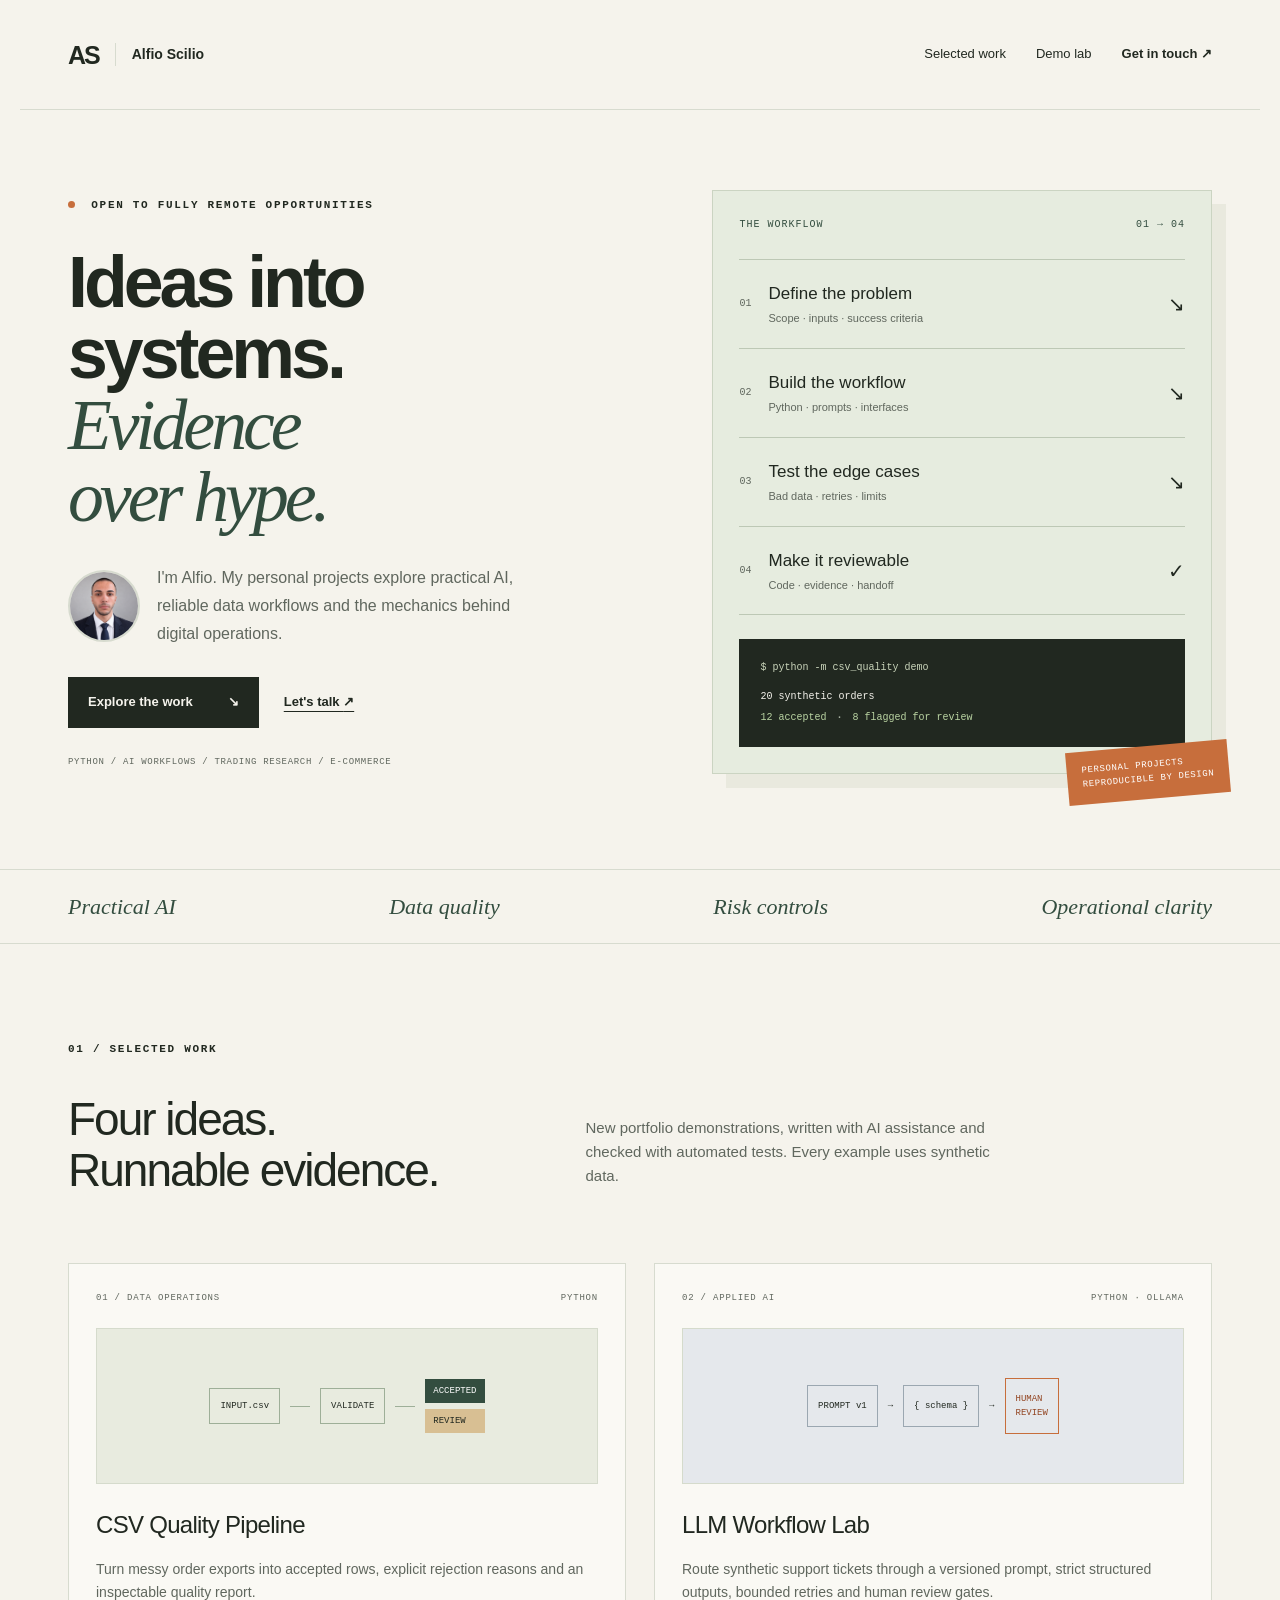
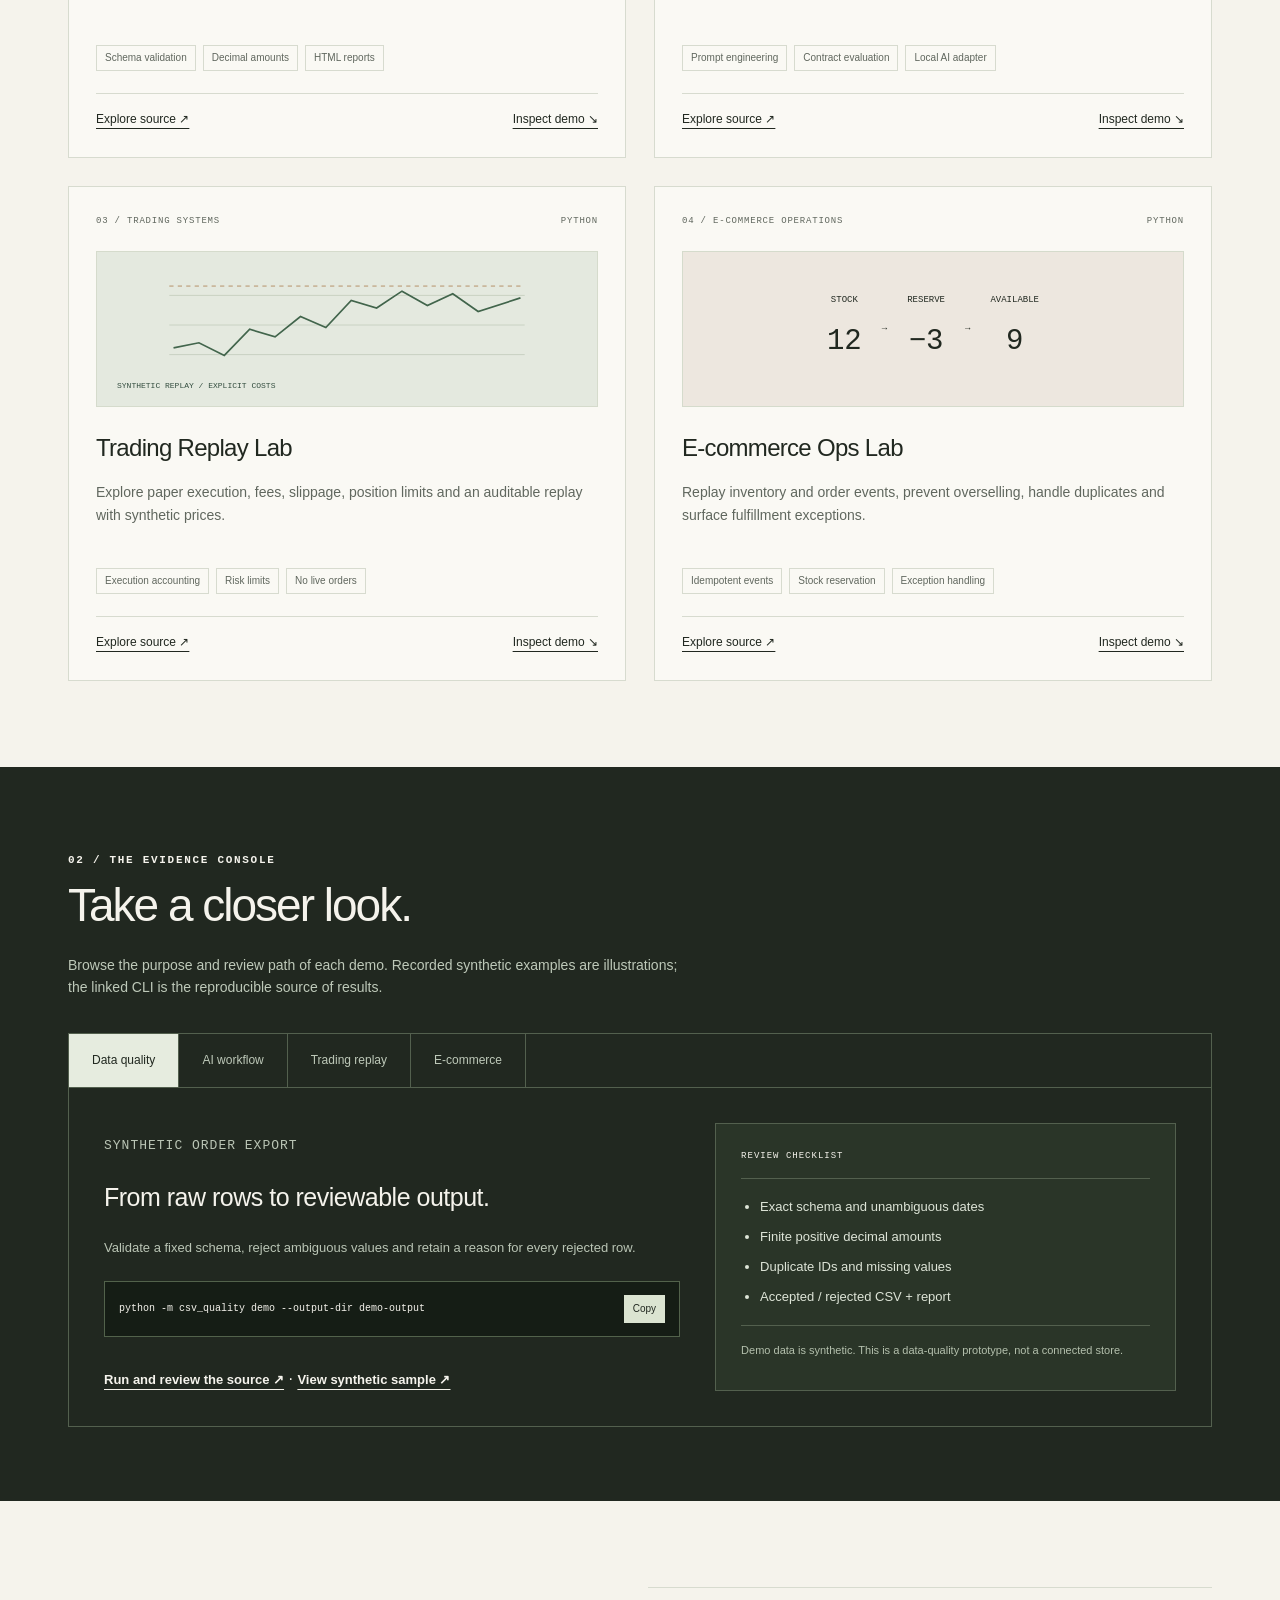
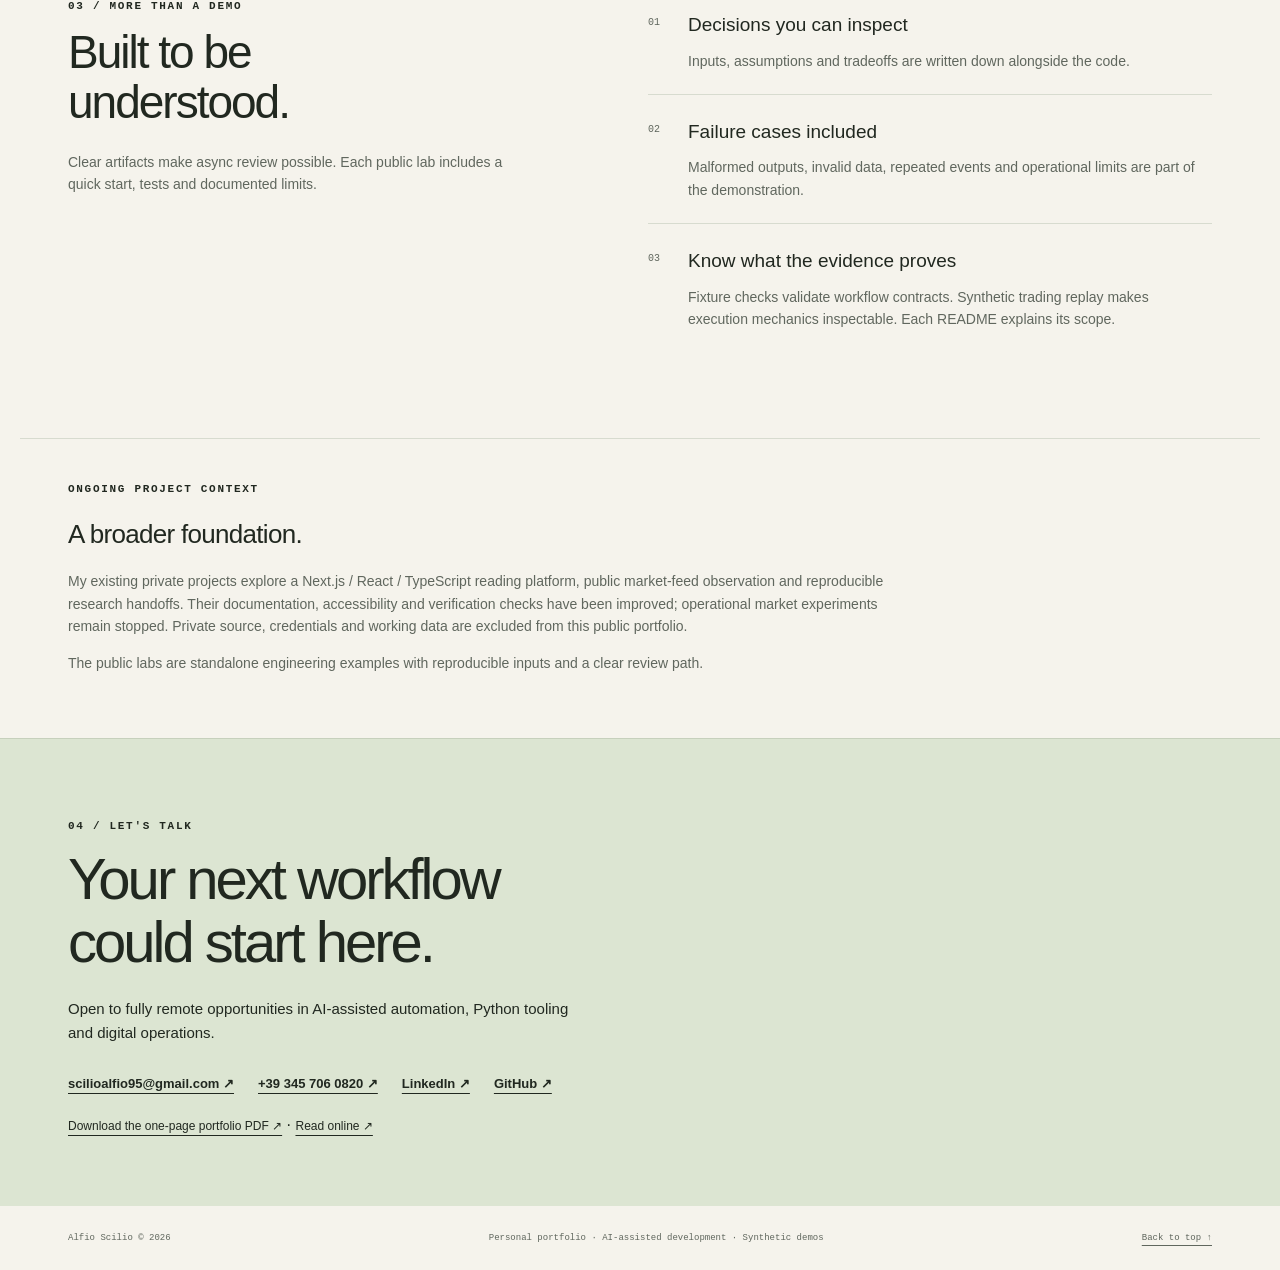
<file: index.html>
<!doctype html>
<html lang="en">
<head>
  <meta charset="utf-8"><meta name="viewport" content="width=device-width, initial-scale=1">
  <title>Alfio Scilio — AI Automation & Systems Portfolio</title>
  <meta name="description" content="Alfio Scilio's personal portfolio: Python automation, AI workflow validation, trading research systems and e-commerce operations. Open to fully remote opportunities.">
  <meta property="og:title" content="Alfio Scilio — Ideas into systems.">
  <meta property="og:description" content="Explore runnable personal projects, synthetic demos, documented decisions and automated tests.">
  <meta property="og:image" content="https://scil95-dotcom.github.io/assets/social.png">
  <meta name="theme-color" content="#f5f3ec"><link rel="icon" href="assets/icon.svg" type="image/svg+xml">
  <link rel="stylesheet" href="style.css"><script src="app.js" defer></script>
</head>
<body>
  <a class="skip" href="#main">Skip to content</a>
  <header class="site-header wrap"><a class="brand" href="#" aria-label="Alfio Scilio home">AS<span>Alfio Scilio</span></a><nav aria-label="Main navigation"><a href="#work">Selected work</a><a href="#lab">Demo lab</a><a href="#contact">Get in touch <span aria-hidden="true">↗</span></a></nav></header>
  <main id="main">
    <section class="hero wrap">
      <div class="hero-copy"><p class="eyebrow"><span class="status-dot"></span> OPEN TO FULLY REMOTE OPPORTUNITIES</p>
        <h1>Ideas into<br>systems.<br><em>Evidence<br>over hype.</em></h1>
        <div class="author-intro"><img src="assets/alfio-scilio-professional.png" alt="Alfio Scilio" width="72" height="72"><p class="intro">I'm Alfio. My personal projects explore practical AI, reliable data workflows and the mechanics behind digital operations.</p></div>
        <div class="actions"><a class="button primary" href="#work">Explore the work <span aria-hidden="true">↘</span></a><a class="text-link" href="mailto:scilioalfio95@gmail.com">Let's talk <span aria-hidden="true">↗</span></a></div>
        <p class="mono hero-note">PYTHON / AI WORKFLOWS / TRADING RESEARCH / E-COMMERCE</p>
      </div>
      <div class="system-visual" aria-label="A documented workflow from input to validated output">
        <div class="visual-top mono"><span>THE WORKFLOW</span><span>01 → 04</span></div>
        <div class="flow-row"><span class="flow-num">01</span><div><strong>Define the problem</strong><small>Scope · inputs · success criteria</small></div><span class="flow-icon">↘</span></div>
        <div class="flow-row"><span class="flow-num">02</span><div><strong>Build the workflow</strong><small>Python · prompts · interfaces</small></div><span class="flow-icon">↘</span></div>
        <div class="flow-row"><span class="flow-num">03</span><div><strong>Test the edge cases</strong><small>Bad data · retries · limits</small></div><span class="flow-icon">↘</span></div>
        <div class="flow-row final-flow"><span class="flow-num">04</span><div><strong>Make it reviewable</strong><small>Code · evidence · handoff</small></div><span class="flow-icon">✓</span></div>
        <div class="visual-terminal mono"><span class="terminal-label">$ python -m csv_quality demo</span><span>20 synthetic orders</span><span class="terminal-good">12 accepted <b>·</b> 8 flagged for review</span></div>
        <span class="visual-stamp mono">PERSONAL PROJECTS<br>REPRODUCIBLE BY DESIGN</span>
      </div>
    </section>
    <section class="focus-strip"><div class="wrap"><span>Practical AI</span><span>Data quality</span><span>Risk controls</span><span>Operational clarity</span></div></section>
    <section id="work" class="section wrap"><span id="projects" aria-hidden="true"></span><div class="section-heading"><p class="eyebrow">01 / SELECTED WORK</p><h2>Four ideas.<br>Runnable evidence.</h2><p>New portfolio demonstrations, written with AI assistance and checked with automated tests. Every example uses synthetic data.</p></div>
      <div class="project-grid">
        <article class="project"><div class="project-top mono"><span>01 / DATA OPERATIONS</span><span>PYTHON</span></div><div class="project-art data-art" aria-hidden="true"><span>INPUT.csv</span><div class="data-line"></div><span class="data-pill">VALIDATE</span><div class="data-line"></div><div><span class="ok">ACCEPTED</span><span class="flag">REVIEW</span></div></div><h3>CSV Quality Pipeline</h3><p>Turn messy order exports into accepted rows, explicit rejection reasons and an inspectable quality report.</p><ul class="tags"><li>Schema validation</li><li>Decimal amounts</li><li>HTML reports</li></ul><div class="project-links"><a href="https://github.com/scil95-dotcom/csv-quality-pipeline">Explore source ↗</a><a href="#lab" data-lab-link="csv">Inspect demo ↘</a></div></article>
        <article class="project"><div class="project-top mono"><span>02 / APPLIED AI</span><span>PYTHON · OLLAMA</span></div><div class="project-art ai-art" aria-hidden="true"><span class="prompt-box">PROMPT v1</span><span>→</span><span class="schema-box">{ schema }</span><span>→</span><span class="review-box">HUMAN<br>REVIEW</span></div><h3>LLM Workflow Lab</h3><p>Route synthetic support tickets through a versioned prompt, strict structured outputs, bounded retries and human review gates.</p><ul class="tags"><li>Prompt engineering</li><li>Contract evaluation</li><li>Local AI adapter</li></ul><div class="project-links"><a href="https://github.com/scil95-dotcom/llm-workflow-lab">Explore source ↗</a><a href="#lab" data-lab-link="ai">Inspect demo ↘</a></div></article>
        <article class="project"><div class="project-top mono"><span>03 / TRADING SYSTEMS</span><span>PYTHON</span></div><div class="project-art trading-art" aria-hidden="true"><svg viewBox="0 0 420 130"><path class="chart-grid" d="M0 30H420 M0 65H420 M0 100H420"/><path class="chart-line" d="M5 92L35 86 65 101 95 70 125 79 155 55 185 68 215 36 245 45 275 25 305 42 335 28 365 49 415 33"/><path class="chart-limit" d="M0 19H420"/></svg><span class="chart-caption mono">SYNTHETIC REPLAY / EXPLICIT COSTS</span></div><h3>Trading Replay Lab</h3><p>Explore paper execution, fees, slippage, position limits and an auditable replay with synthetic prices.</p><ul class="tags"><li>Execution accounting</li><li>Risk limits</li><li>No live orders</li></ul><div class="project-links"><a href="https://github.com/scil95-dotcom/trading-replay-lab">Explore source ↗</a><a href="#lab" data-lab-link="trading">Inspect demo ↘</a></div></article>
        <article class="project"><div class="project-top mono"><span>04 / E-COMMERCE OPERATIONS</span><span>PYTHON</span></div><div class="project-art shop-art" aria-hidden="true"><div><span>STOCK</span><strong>12</strong></div><span>→</span><div><span>RESERVE</span><strong>−3</strong></div><span>→</span><div><span>AVAILABLE</span><strong>9</strong></div></div><h3>E-commerce Ops Lab</h3><p>Replay inventory and order events, prevent overselling, handle duplicates and surface fulfillment exceptions.</p><ul class="tags"><li>Idempotent events</li><li>Stock reservation</li><li>Exception handling</li></ul><div class="project-links"><a href="https://github.com/scil95-dotcom/ecommerce-ops-lab">Explore source ↗</a><a href="#lab" data-lab-link="shop">Inspect demo ↘</a></div></article>
      </div>
    </section>
    <section id="lab" class="lab-section"><div class="wrap"><div class="lab-heading"><p class="eyebrow">02 / THE EVIDENCE CONSOLE</p><h2>Take a closer look.</h2><p>Browse the purpose and review path of each demo. Recorded synthetic examples are illustrations; the linked CLI is the reproducible source of results.</p></div><div class="lab-console"><div class="lab-tabs" role="tablist" aria-label="Project demonstration"><button id="tab-csv" role="tab" aria-selected="true" aria-controls="lab-panel" data-lab="csv">Data quality</button><button id="tab-ai" role="tab" aria-selected="false" aria-controls="lab-panel" tabindex="-1" data-lab="ai">AI workflow</button><button id="tab-trading" role="tab" aria-selected="false" aria-controls="lab-panel" tabindex="-1" data-lab="trading">Trading replay</button><button id="tab-shop" role="tab" aria-selected="false" aria-controls="lab-panel" tabindex="-1" data-lab="shop">E-commerce</button></div><div id="lab-panel" role="tabpanel" aria-labelledby="tab-csv" tabindex="0"><div class="lab-content"><div><p class="mono lab-kicker" id="lab-kicker">SYNTHETIC ORDER EXPORT</p><h3 id="lab-title">From raw rows to reviewable output.</h3><p id="lab-description">Validate a fixed schema, reject ambiguous values and retain a reason for every rejected row.</p><div class="command-row"><code id="lab-command">python -m csv_quality demo --output-dir demo-output</code><button id="copy-command" aria-label="Copy demo command">Copy</button></div><p id="copy-status" class="copy-status" aria-live="polite"></p><a id="lab-source" class="text-link" href="https://github.com/scil95-dotcom/csv-quality-pipeline">Run and review the source ↗</a> · <a id="lab-sample" class="text-link" href="reports/csv-quality.html">View synthetic sample ↗</a></div><div class="evidence-output"><div class="output-label mono">REVIEW CHECKLIST</div><ul id="lab-checks"><li>Exact schema and unambiguous dates</li><li>Finite positive decimal amounts</li><li>Duplicate IDs and missing values</li><li>Accepted / rejected CSV + report</li></ul><p class="output-note" id="lab-limit">Demo data is synthetic. This is a data-quality prototype, not a connected store.</p></div></div></div></div></div></section>
    <section class="section wrap approach"><div><p class="eyebrow">03 / MORE THAN A DEMO</p><h2>Built to be<br>understood.</h2><p class="muted">Clear artifacts make async review possible. Each public lab includes a quick start, tests and documented limits.</p></div><div class="approach-list"><div><span class="mono">01</span><div><h3>Decisions you can inspect</h3><p>Inputs, assumptions and tradeoffs are written down alongside the code.</p></div></div><div><span class="mono">02</span><div><h3>Failure cases included</h3><p>Malformed outputs, invalid data, repeated events and operational limits are part of the demonstration.</p></div></div><div><span class="mono">03</span><div><h3>Know what the evidence proves</h3><p>Fixture checks validate workflow contracts. Synthetic trading replay makes execution mechanics inspectable. Each README explains its scope.</p></div></div></div></section>
    <section class="private-notes wrap"><p class="eyebrow">ONGOING PROJECT CONTEXT</p><h3>A broader foundation.</h3><p>My existing private projects explore a Next.js / React / TypeScript reading platform, public market-feed observation and reproducible research handoffs. Their documentation, accessibility and verification checks have been improved; operational market experiments remain stopped. Private source, credentials and working data are excluded from this public portfolio.</p><p class="muted">The public labs are standalone engineering examples with reproducible inputs and a clear review path.</p></section>
    <section id="contact" class="contact-section"><div class="wrap"><p class="eyebrow">04 / LET'S TALK</p><h2>Your next workflow<br>could start here.</h2><p>Open to fully remote opportunities in AI-assisted automation, Python tooling and digital operations.</p><div class="contact-links"><a href="mailto:scilioalfio95@gmail.com">scilioalfio95@gmail.com ↗</a><a href="tel:+393457060820">+39 345 706 0820 ↗</a><a href="https://www.linkedin.com/in/alfio-scilio-9157a1238/">LinkedIn ↗</a><a href="https://github.com/scil95-dotcom">GitHub ↗</a></div><a class="brief-link" href="alfio-scilio-portfolio.pdf" download>Download the one-page portfolio PDF ↗</a> · <a class="brief-link" href="portfolio-brief.html">Read online ↗</a></div></section>
  </main><footer class="wrap"><span>Alfio Scilio © 2026</span><span>Personal portfolio · AI-assisted development · Synthetic demos</span><a href="#">Back to top ↑</a></footer>
</body></html>
</file>
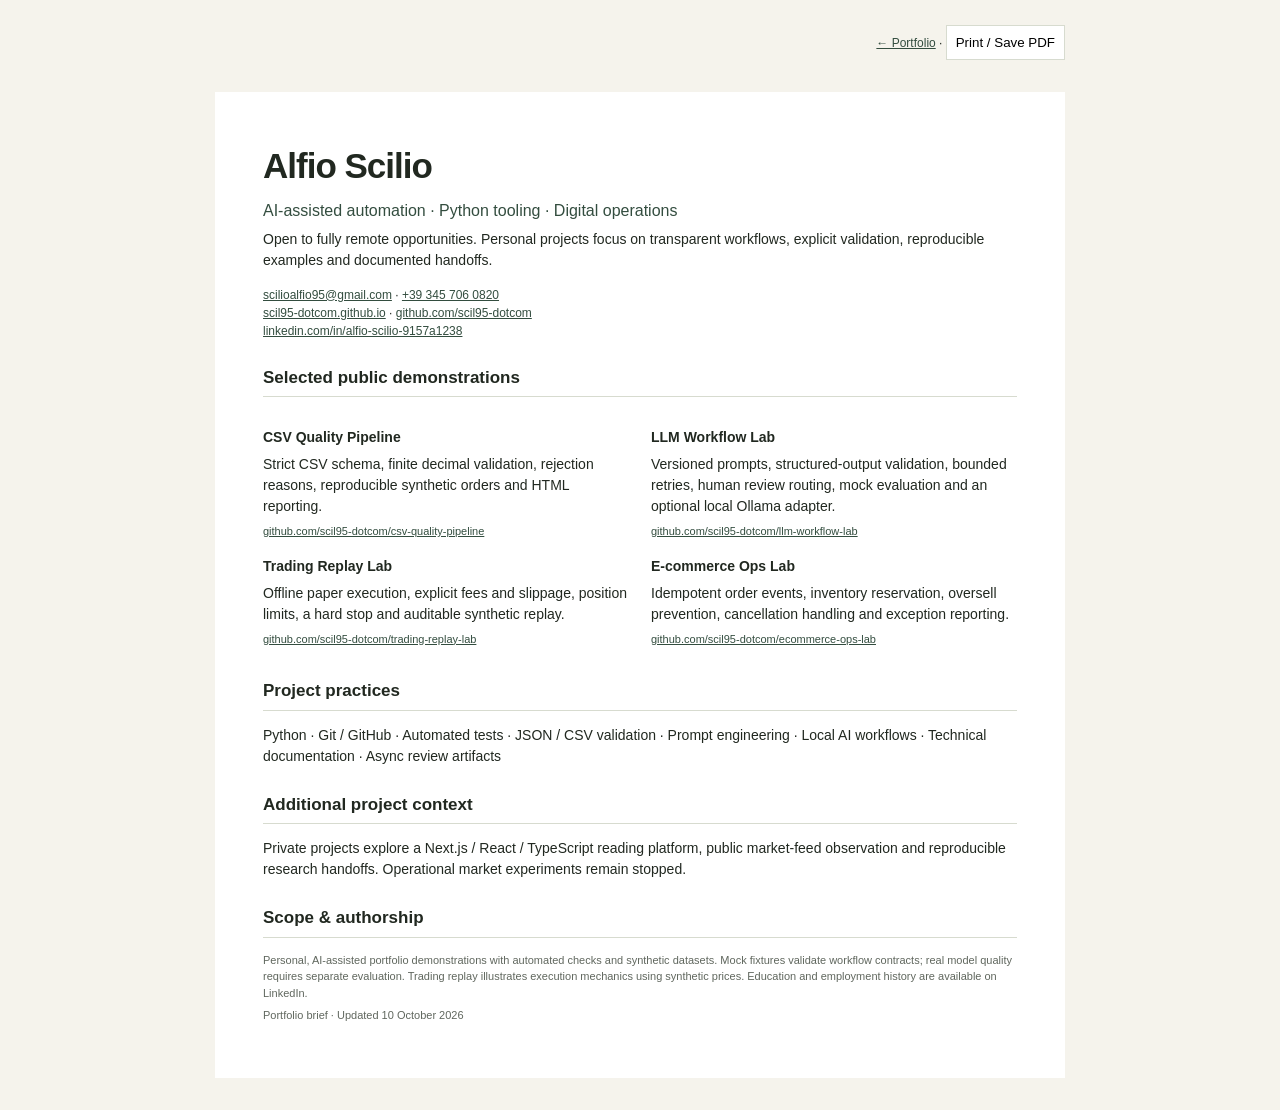
<file: portfolio-brief.html>
<!doctype html><html lang="en"><head><meta charset="utf-8"><meta name="viewport" content="width=device-width, initial-scale=1"><title>Alfio Scilio — Portfolio Brief</title><style>*{box-sizing:border-box}body{font:14px/1.5 Arial,sans-serif;color:#212820;background:#f5f3ec;margin:0}.page{max-width:850px;background:white;margin:32px auto;padding:48px}h1{font-size:35px;margin:0 0 6px;letter-spacing:-1px}h2{font-size:17px;border-bottom:1px solid #d7dbcf;padding-bottom:6px;margin-top:25px}h3{font-size:14px;margin:16px 0 3px}p{margin:6px 0}a{color:#334d3f;overflow-wrap:anywhere}.sub{font-size:16px;color:#334d3f}.contact{font-size:12px;margin:15px 0 22px}.muted{font-size:11px;color:#60675e}.project{break-inside:avoid}.actions{max-width:850px;margin:25px auto;text-align:right;font-size:12px}.actions button{padding:9px;border:1px solid #d7dbcf;background:white;cursor:pointer}.columns{display:grid;grid-template-columns:1fr 1fr;gap:22px}@media(max-width:650px){.page{padding:25px;margin:15px}.columns{display:block}.actions{margin:15px}}@media print{@page{size:A4;margin:14mm}.actions{display:none}body{background:white}.page{padding:0;margin:0;max-width:none}h2{margin-top:19px}h3{margin-top:12px}.columns{gap:16px}}</style></head><body><div class="actions"><a href="index.html">← Portfolio</a> · <button type="button" onclick="window.print()">Print / Save PDF</button></div><main class="page"><h1>Alfio Scilio</h1><p class="sub">AI-assisted automation · Python tooling · Digital operations</p><p>Open to fully remote opportunities. Personal projects focus on transparent workflows, explicit validation, reproducible examples and documented handoffs.</p><div class="contact"><a href="mailto:scilioalfio95@gmail.com">scilioalfio95@gmail.com</a> · <a href="tel:+393457060820">+39 345 706 0820</a><br><a href="https://scil95-dotcom.github.io/">scil95-dotcom.github.io</a> · <a href="https://github.com/scil95-dotcom">github.com/scil95-dotcom</a><br><a href="https://www.linkedin.com/in/alfio-scilio-9157a1238/">linkedin.com/in/alfio-scilio-9157a1238</a></div><h2>Selected public demonstrations</h2><div class="columns"><div><article class="project"><h3>CSV Quality Pipeline</h3><p>Strict CSV schema, finite decimal validation, rejection reasons, reproducible synthetic orders and HTML reporting.</p><p class="muted"><a href="https://github.com/scil95-dotcom/csv-quality-pipeline">github.com/scil95-dotcom/csv-quality-pipeline</a></p></article><article class="project"><h3>Trading Replay Lab</h3><p>Offline paper execution, explicit fees and slippage, position limits, a hard stop and auditable synthetic replay.</p><p class="muted"><a href="https://github.com/scil95-dotcom/trading-replay-lab">github.com/scil95-dotcom/trading-replay-lab</a></p></article></div><div><article class="project"><h3>LLM Workflow Lab</h3><p>Versioned prompts, structured-output validation, bounded retries, human review routing, mock evaluation and an optional local Ollama adapter.</p><p class="muted"><a href="https://github.com/scil95-dotcom/llm-workflow-lab">github.com/scil95-dotcom/llm-workflow-lab</a></p></article><article class="project"><h3>E-commerce Ops Lab</h3><p>Idempotent order events, inventory reservation, oversell prevention, cancellation handling and exception reporting.</p><p class="muted"><a href="https://github.com/scil95-dotcom/ecommerce-ops-lab">github.com/scil95-dotcom/ecommerce-ops-lab</a></p></article></div></div><h2>Project practices</h2><p>Python · Git / GitHub · Automated tests · JSON / CSV validation · Prompt engineering · Local AI workflows · Technical documentation · Async review artifacts</p><h2>Additional project context</h2><p>Private projects explore a Next.js / React / TypeScript reading platform, public market-feed observation and reproducible research handoffs. Operational market experiments remain stopped.</p><h2>Scope & authorship</h2><p class="muted">Personal, AI-assisted portfolio demonstrations with automated checks and synthetic datasets. Mock fixtures validate workflow contracts; real model quality requires separate evaluation. Trading replay illustrates execution mechanics using synthetic prices. Education and employment history are available on LinkedIn.</p><p class="muted">Portfolio brief · Updated 10 October 2026</p></main></body></html>
</file>
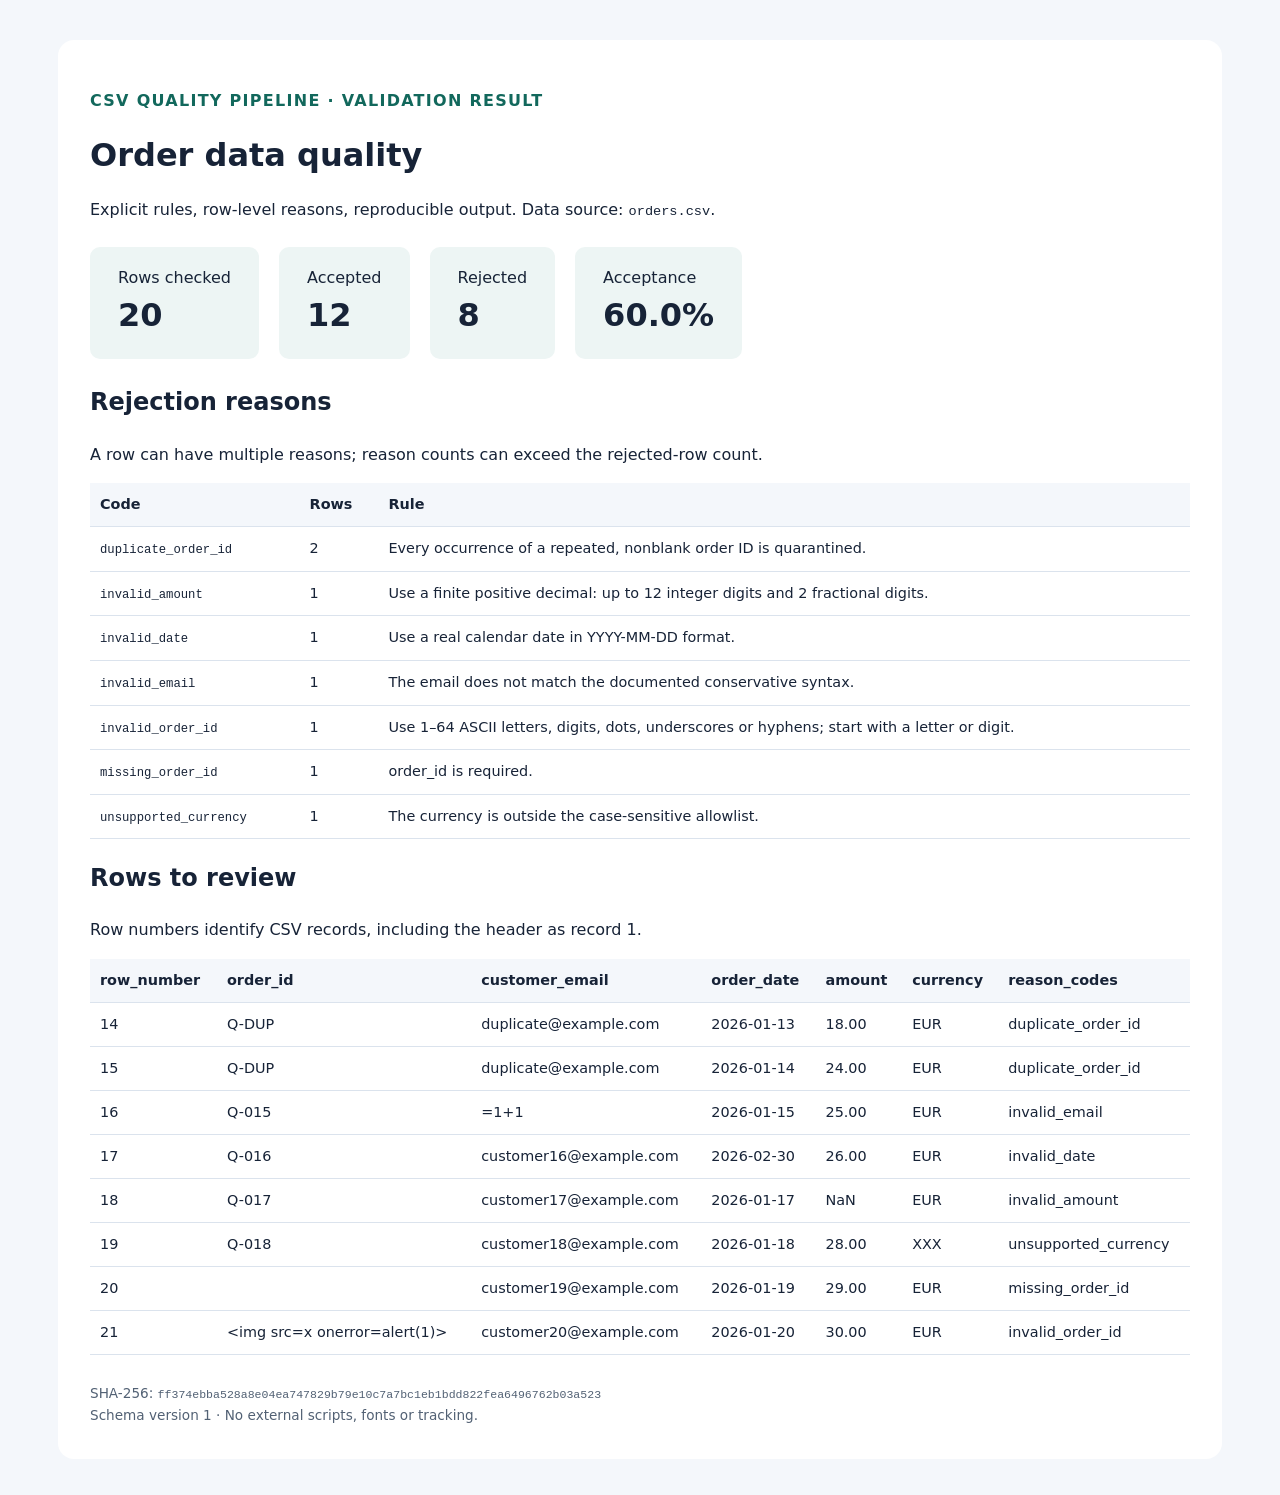
<file: reports/csv-quality.html>
<!doctype html>
<html lang="en"><head><meta charset="utf-8"><meta name="viewport" content="width=device-width,initial-scale=1">
<meta http-equiv="Content-Security-Policy" content="default-src 'none'; style-src 'unsafe-inline'">
<title>CSV quality report</title><style>
:root{color-scheme:light}body{font:16px/1.6 system-ui,sans-serif;background:#f4f7fb;color:#172337;margin:0}
main{max-width:1100px;margin:40px auto;padding:32px;background:white;border-radius:16px}
h1{font-size:2rem;margin:0}.eyebrow{color:#12685c;font-weight:700;letter-spacing:.08em}.metrics{display:flex;gap:20px;flex-wrap:wrap;margin:24px 0}
.metric{padding:18px 28px;background:#edf5f4;border-radius:10px}.metric strong{display:block;font-size:2rem}
table{border-collapse:collapse;width:100%;font-size:.9rem}th,td{text-align:left;padding:10px;border-bottom:1px solid #dbe3ed;vertical-align:top;overflow-wrap:anywhere}
th{background:#f4f7fb}.scroll{overflow:auto}code{font-size:.85em}footer{color:#526174;font-size:.85rem;margin-top:28px}
@media(max-width:650px){main{margin:12px;padding:20px}.metric{flex:1;padding:12px}}
</style></head><body><main>
<p class="eyebrow">CSV QUALITY PIPELINE · VALIDATION RESULT</p><h1>Order data quality</h1>
<p>Explicit rules, row-level reasons, reproducible output. Data source: <code>orders.csv</code>.</p>
<div class="metrics"><div class="metric">Rows checked<strong>20</strong></div>
<div class="metric">Accepted<strong>12</strong></div><div class="metric">Rejected<strong>8</strong></div>
<div class="metric">Acceptance<strong>60.0%</strong></div></div>
<h2>Rejection reasons</h2><p>A row can have multiple reasons; reason counts can exceed the rejected-row count.</p>
<div class="scroll"><table><thead><tr><th scope="col">Code</th><th scope="col">Rows</th><th scope="col">Rule</th></tr></thead><tbody><tr><td><code>duplicate_order_id</code></td><td>2</td><td>Every occurrence of a repeated, nonblank order ID is quarantined.</td></tr><tr><td><code>invalid_amount</code></td><td>1</td><td>Use a finite positive decimal: up to 12 integer digits and 2 fractional digits.</td></tr><tr><td><code>invalid_date</code></td><td>1</td><td>Use a real calendar date in YYYY-MM-DD format.</td></tr><tr><td><code>invalid_email</code></td><td>1</td><td>The email does not match the documented conservative syntax.</td></tr><tr><td><code>invalid_order_id</code></td><td>1</td><td>Use 1–64 ASCII letters, digits, dots, underscores or hyphens; start with a letter or digit.</td></tr><tr><td><code>missing_order_id</code></td><td>1</td><td>order_id is required.</td></tr><tr><td><code>unsupported_currency</code></td><td>1</td><td>The currency is outside the case-sensitive allowlist.</td></tr></tbody></table></div>
<h2>Rows to review</h2><p>Row numbers identify CSV records, including the header as record 1.</p>
<div class="scroll"><table><thead><tr><th scope='col'>row_number</th><th scope='col'>order_id</th><th scope='col'>customer_email</th><th scope='col'>order_date</th><th scope='col'>amount</th><th scope='col'>currency</th><th scope='col'>reason_codes</th></tr></thead><tbody><tr><td>14</td><td>Q-DUP</td><td>duplicate@example.com</td><td>2026-01-13</td><td>18.00</td><td>EUR</td><td>duplicate_order_id</td></tr><tr><td>15</td><td>Q-DUP</td><td>duplicate@example.com</td><td>2026-01-14</td><td>24.00</td><td>EUR</td><td>duplicate_order_id</td></tr><tr><td>16</td><td>Q-015</td><td>=1+1</td><td>2026-01-15</td><td>25.00</td><td>EUR</td><td>invalid_email</td></tr><tr><td>17</td><td>Q-016</td><td>customer16@example.com</td><td>2026-02-30</td><td>26.00</td><td>EUR</td><td>invalid_date</td></tr><tr><td>18</td><td>Q-017</td><td>customer17@example.com</td><td>2026-01-17</td><td>NaN</td><td>EUR</td><td>invalid_amount</td></tr><tr><td>19</td><td>Q-018</td><td>customer18@example.com</td><td>2026-01-18</td><td>28.00</td><td>XXX</td><td>unsupported_currency</td></tr><tr><td>20</td><td></td><td>customer19@example.com</td><td>2026-01-19</td><td>29.00</td><td>EUR</td><td>missing_order_id</td></tr><tr><td>21</td><td>&lt;img src=x onerror=alert(1)&gt;</td><td>customer20@example.com</td><td>2026-01-20</td><td>30.00</td><td>EUR</td><td>invalid_order_id</td></tr></tbody></table></div>
<footer>SHA-256: <code>ff374ebba528a8e04ea747829b79e10c7a7bc1eb1bdd822fea6496762b03a523</code><br>Schema version 1 · No external scripts, fonts or tracking.</footer>
</main></body></html>
</file>
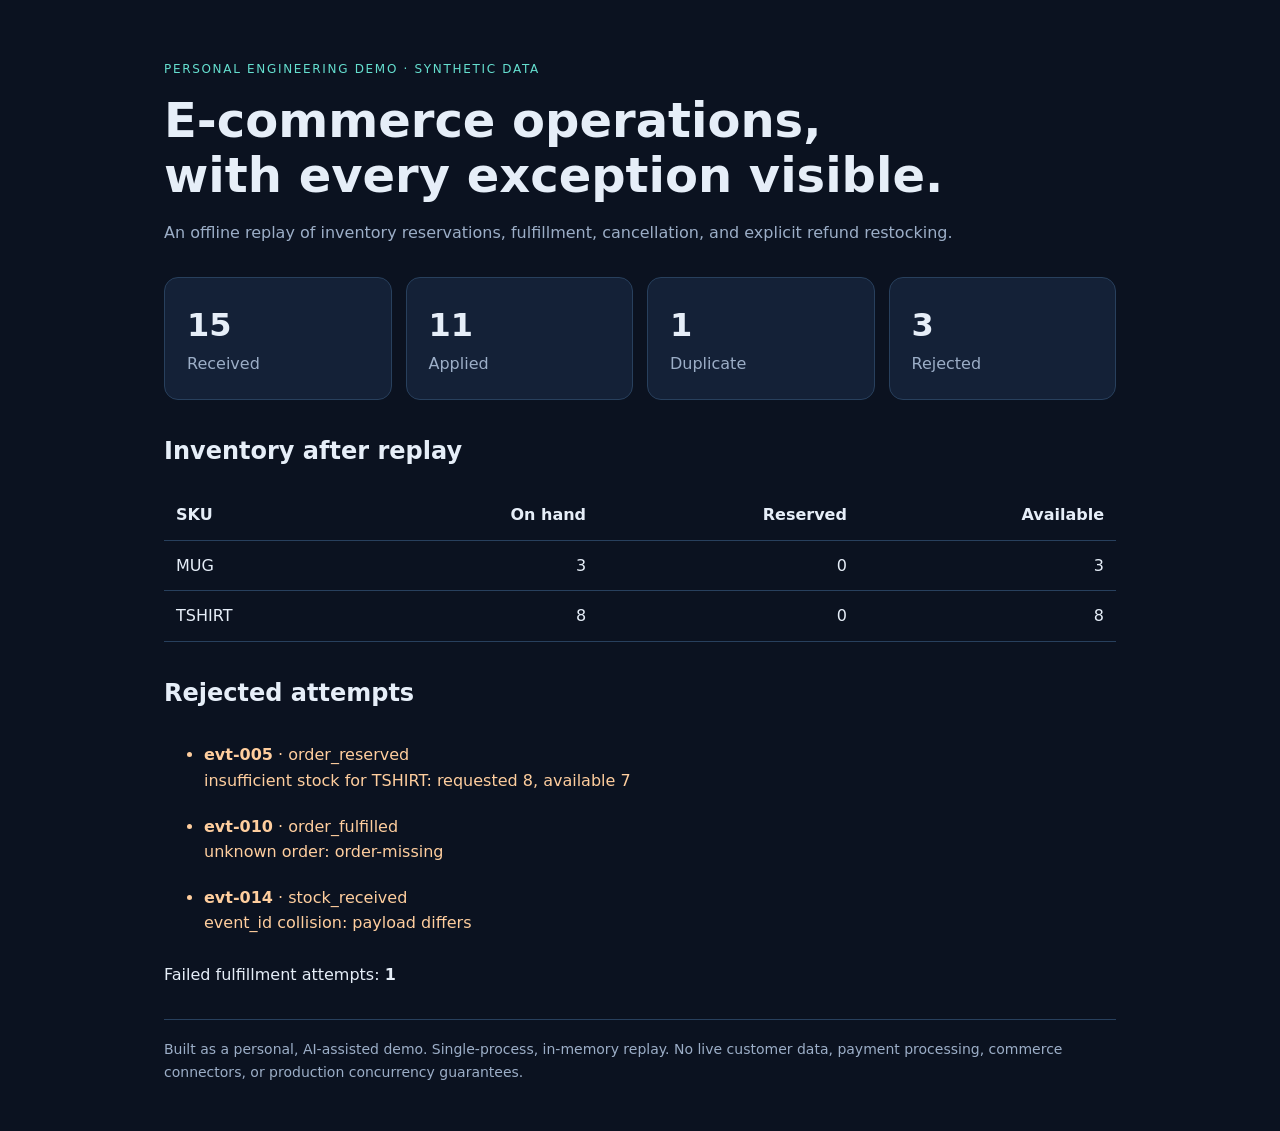
<file: reports/ecommerce-ops.html>
<!doctype html>
<html lang="en"><meta charset="utf-8"><meta name="viewport" content="width=device-width, initial-scale=1">
<title>E-commerce Ops Lab · Synthetic replay</title>
<style>
:root{color-scheme:dark}*{box-sizing:border-box}body{margin:0;background:#0b1220;color:#e6eef8;font:16px/1.6 system-ui,sans-serif}main{max-width:1000px;margin:auto;padding:48px 24px}.eyebrow{color:#65dfcf;letter-spacing:.14em;text-transform:uppercase;font-size:12px}h1{font-size:clamp(30px,5vw,48px);line-height:1.15;margin:14px 0}.muted{color:#9caec7}.cards{display:grid;grid-template-columns:repeat(4,1fr);gap:14px;margin:32px 0}.card{padding:22px;background:#142137;border:1px solid #28405d;border-radius:14px}.card b{font-size:32px;display:block}.card span{color:#9caec7}section{margin:32px 0}table{width:100%;border-collapse:collapse}th,td{padding:12px;text-align:right;border-bottom:1px solid #28405d}th:first-child,td:first-child{text-align:left}li{padding:10px 0;color:#ffce9e}footer{border-top:1px solid #28405d;padding-top:18px;color:#9caec7;font-size:14px}@media(max-width:600px){.cards{grid-template-columns:repeat(2,1fr)}main{padding:28px 16px}}
</style><main><p class="eyebrow">Personal engineering demo · Synthetic data</p>
<h1>E-commerce operations,<br>with every exception visible.</h1>
<p class="muted">An offline replay of inventory reservations, fulfillment, cancellation, and explicit refund restocking.</p>
<div class="cards"><div class='card'><b>15</b><span>Received</span></div><div class='card'><b>11</b><span>Applied</span></div><div class='card'><b>1</b><span>Duplicate</span></div><div class='card'><b>3</b><span>Rejected</span></div></div>
<section><h2>Inventory after replay</h2><table><thead><tr><th>SKU</th><th>On hand</th><th>Reserved</th><th>Available</th></tr></thead><tbody><tr><td>MUG</td><td>3</td><td>0</td><td>3</td></tr><tr><td>TSHIRT</td><td>8</td><td>0</td><td>8</td></tr></tbody></table></section>
<section><h2>Rejected attempts</h2><ul><li><strong>evt-005</strong> · order_reserved<br>insufficient stock for TSHIRT: requested 8, available 7</li><li><strong>evt-010</strong> · order_fulfilled<br>unknown order: order-missing</li><li><strong>evt-014</strong> · stock_received<br>event_id collision: payload differs</li></ul><p>Failed fulfillment attempts: <strong>1</strong></p></section>
<footer>Built as a personal, AI-assisted demo. Single-process, in-memory replay. No live customer data, payment processing, commerce connectors, or production concurrency guarantees.</footer>
</main></html>
</file>
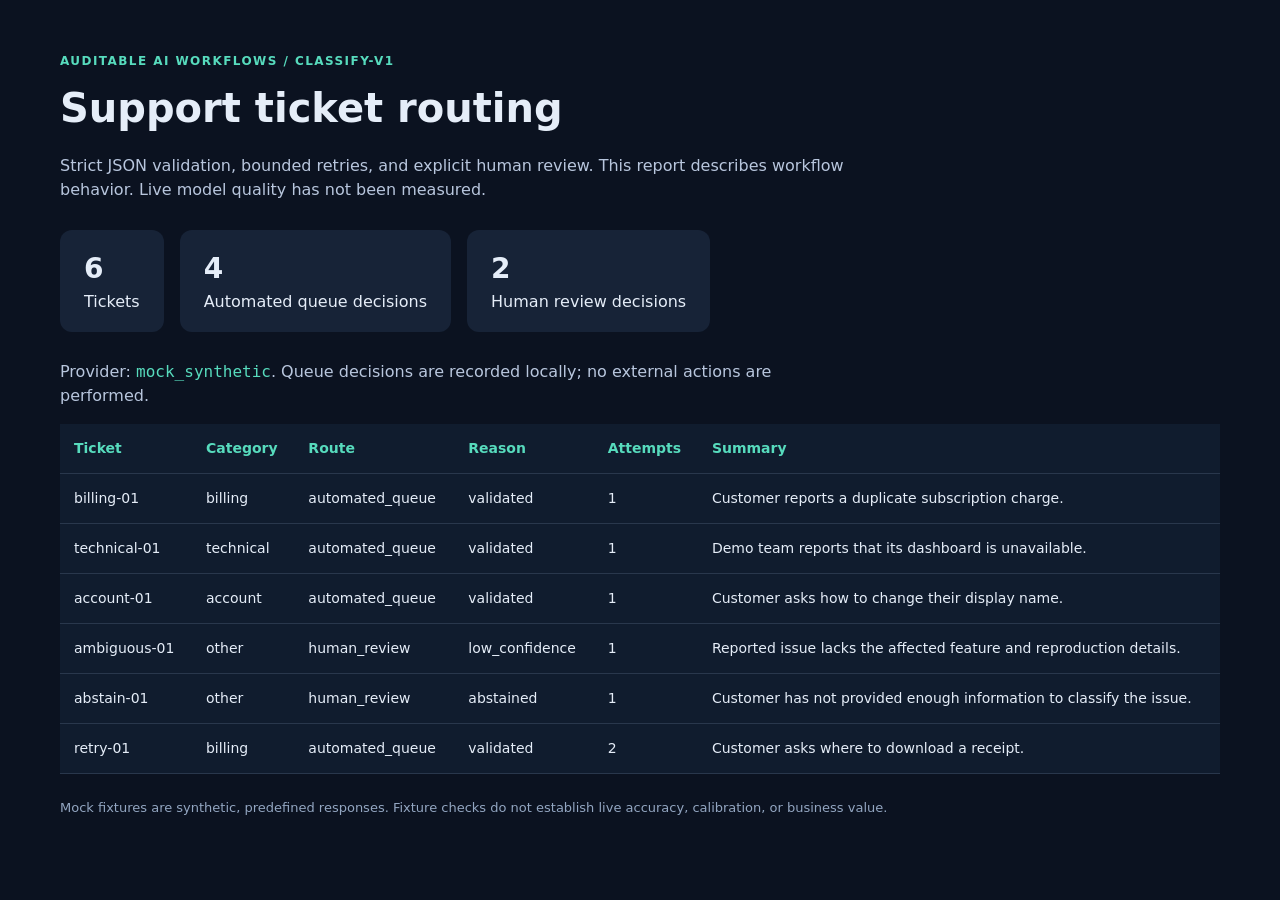
<file: reports/llm-workflow.html>
<!doctype html><html lang="en"><meta charset="utf-8">
<meta name="viewport" content="width=device-width,initial-scale=1">
<title>LLM Workflow Lab · Routing report</title><style>
body{margin:0;background:#0b1220;color:#e5edf8;font:16px system-ui,sans-serif;line-height:1.5}
main{max-width:1160px;margin:auto;padding:52px 24px}h1{font-size:40px;margin:8px 0}
.eyebrow{color:#57dbbd;letter-spacing:.12em;font-size:12px;font-weight:700}
.cards{display:flex;gap:16px;flex-wrap:wrap;margin:28px 0}.card{background:#172337;padding:18px 24px;border-radius:12px}
.card strong{display:block;font-size:28px}p{color:#b8c6dd;max-width:800px}
.table{overflow:auto}table{border-collapse:collapse;width:100%;font-size:14px;background:#101c2e}
th,td{text-align:left;padding:14px;border-bottom:1px solid #29374c}th{color:#57dbbd}td:last-child{min-width:220px}
code{color:#57dbbd}footer{margin-top:24px;color:#93a6c1;font-size:13px}
</style><main><div class="eyebrow">AUDITABLE AI WORKFLOWS / CLASSIFY-V1</div>
<h1>Support ticket routing</h1><p>Strict JSON validation, bounded retries, and explicit human review.
This report describes workflow behavior. Live model quality has not been measured.</p>
<div class="cards"><div class="card"><strong>6</strong>Tickets</div><div class="card"><strong>4</strong>Automated queue decisions</div><div class="card"><strong>2</strong>Human review decisions</div></div><p>Provider: <code>mock_synthetic</code>. Queue decisions are recorded locally; no external actions are performed.</p><div class="table"><table><thead><tr><th>Ticket</th><th>Category</th><th>Route</th><th>Reason</th><th>Attempts</th><th>Summary</th></tr></thead><tbody><tr><td>billing-01</td><td>billing</td><td>automated_queue</td><td>validated</td><td>1</td><td>Customer reports a duplicate subscription charge.</td></tr><tr><td>technical-01</td><td>technical</td><td>automated_queue</td><td>validated</td><td>1</td><td>Demo team reports that its dashboard is unavailable.</td></tr><tr><td>account-01</td><td>account</td><td>automated_queue</td><td>validated</td><td>1</td><td>Customer asks how to change their display name.</td></tr><tr><td>ambiguous-01</td><td>other</td><td>human_review</td><td>low_confidence</td><td>1</td><td>Reported issue lacks the affected feature and reproduction details.</td></tr><tr><td>abstain-01</td><td>other</td><td>human_review</td><td>abstained</td><td>1</td><td>Customer has not provided enough information to classify the issue.</td></tr><tr><td>retry-01</td><td>billing</td><td>automated_queue</td><td>validated</td><td>2</td><td>Customer asks where to download a receipt.</td></tr></tbody></table></div><footer>Mock fixtures are synthetic, predefined responses. Fixture checks do not establish live accuracy, calibration, or business value.</footer></main></html>
</file>
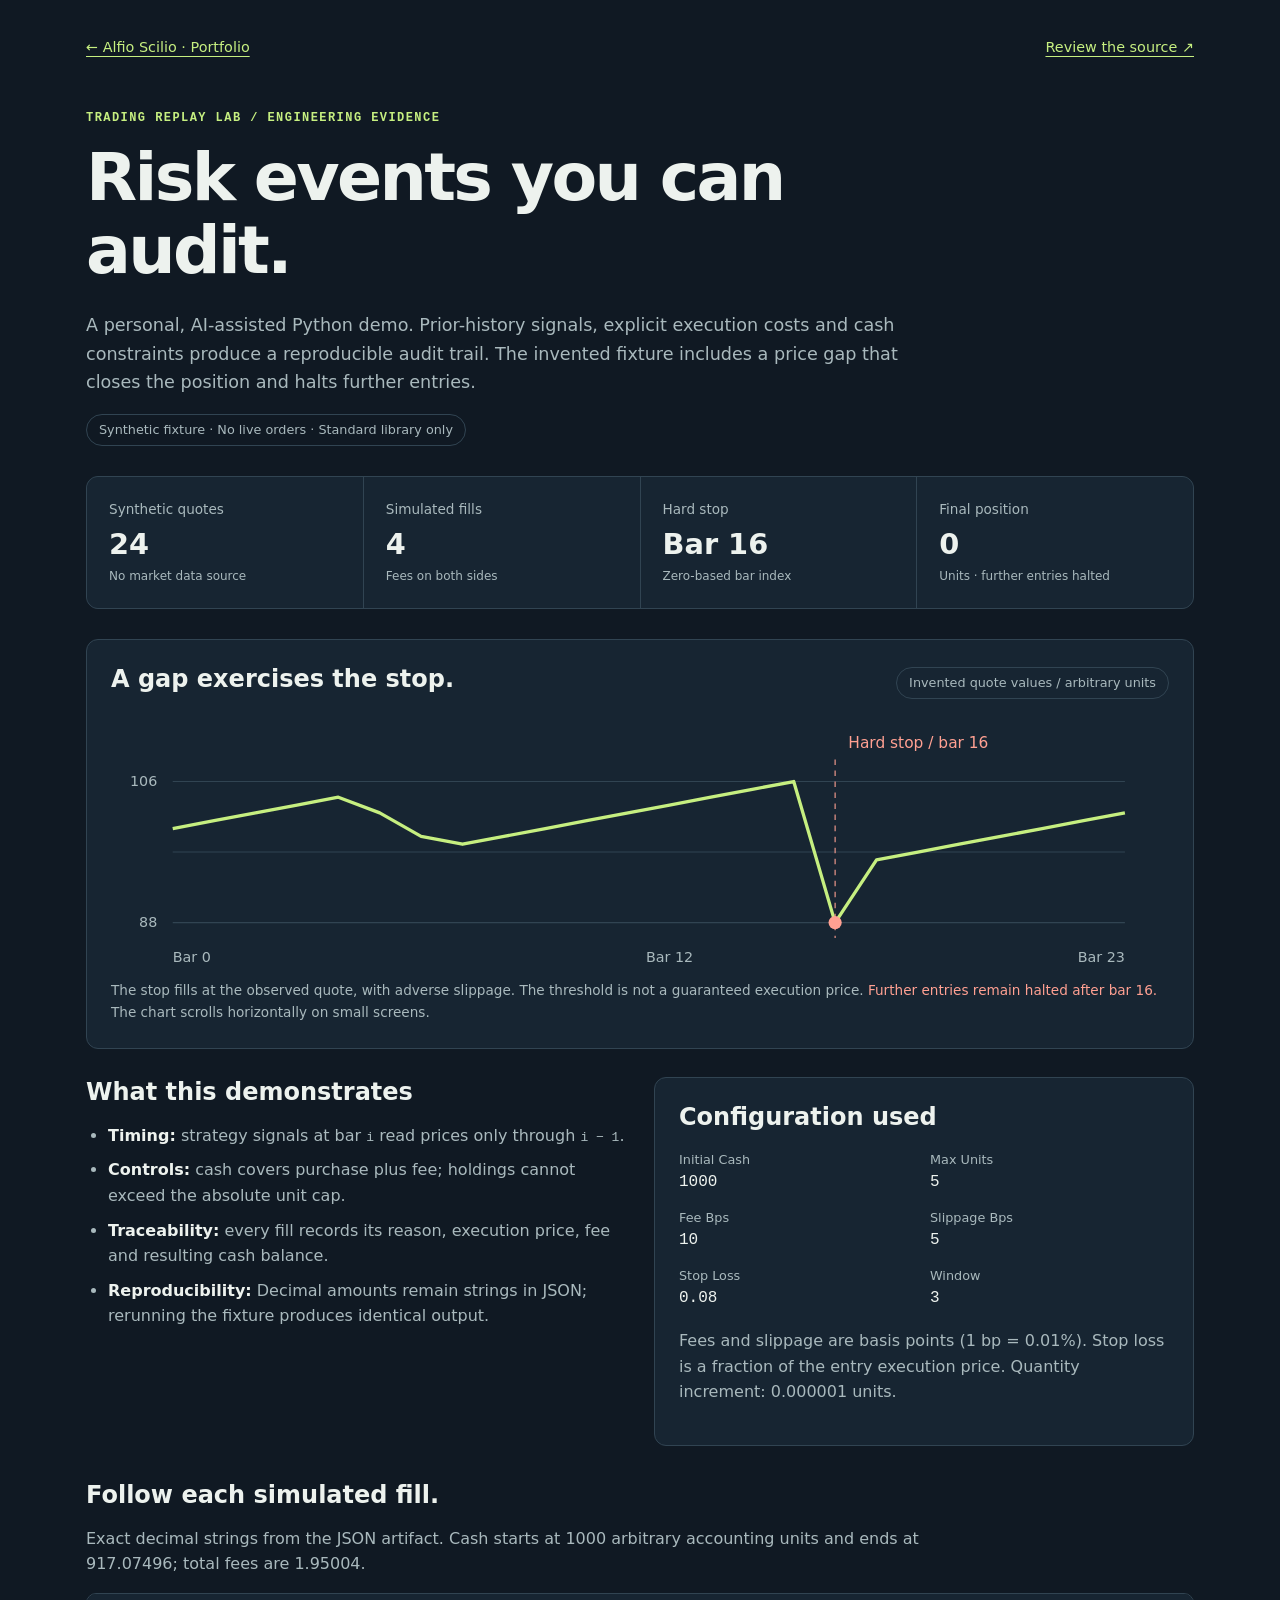
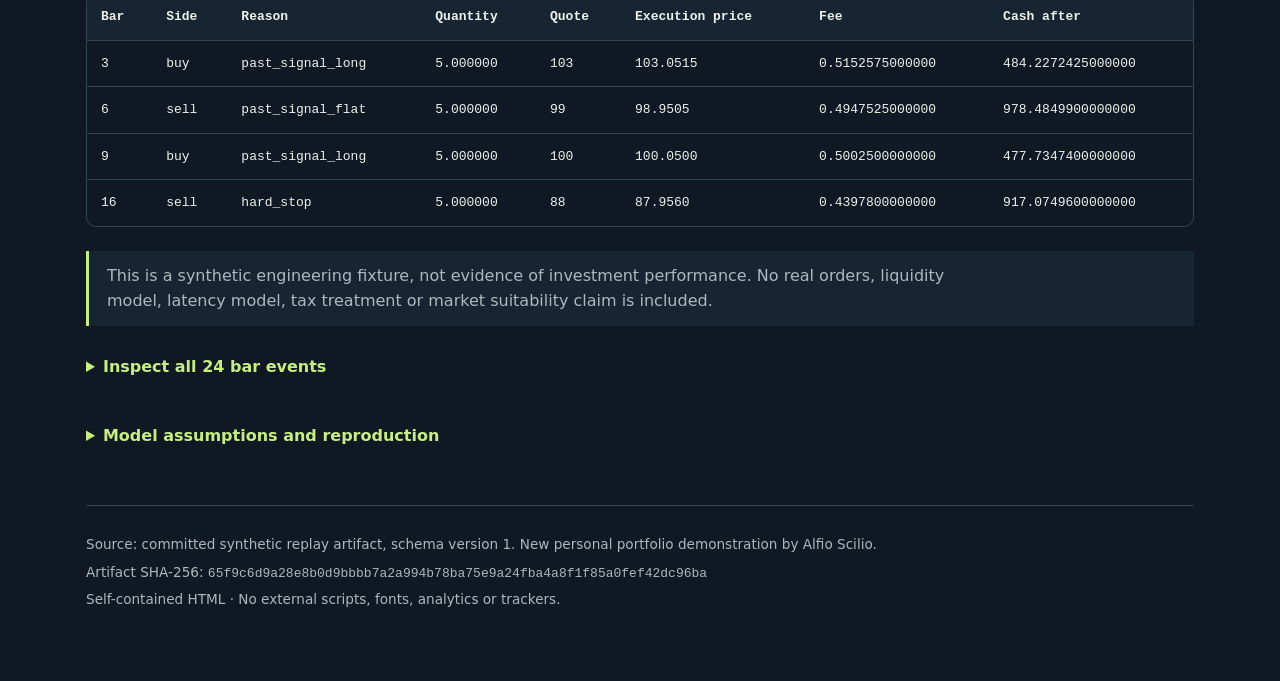
<file: reports/trading-replay.html>
<!doctype html>
<html lang="en"><head><meta charset="utf-8"><meta name="viewport" content="width=device-width,initial-scale=1">
<meta http-equiv="Content-Security-Policy" content="default-src 'none'; style-src 'unsafe-inline'; base-uri 'none'; form-action 'none'; object-src 'none'">
<meta name="description" content="Inspect a reproducible synthetic trading replay: prior-history signals, execution costs, cash limits and a hard-stop audit trail.">
<title>Trading Replay Lab · Alfio Scilio</title>
<style>
:root{color-scheme:dark;--bg:#101923;--panel:#172532;--ink:#edf2ee;--muted:#a9b9bd;--accent:#c6ef80;--line:#314452;--stop:#ffa092}*{box-sizing:border-box}
body{margin:0;background:var(--bg);color:var(--ink);font:16px/1.6 system-ui,sans-serif}a{color:var(--accent);text-underline-offset:4px}a:focus-visible,summary:focus-visible{outline:3px solid var(--accent);outline-offset:5px}
main{max-width:1180px;margin:auto;padding:36px 36px 64px}nav{display:flex;justify-content:space-between;gap:24px;margin-bottom:52px;font-size:.9rem}.eyebrow{color:var(--accent);text-transform:uppercase;letter-spacing:.12em;font:700 .75rem ui-monospace,monospace}
h1{font-size:clamp(2.3rem,5.2vw,4.2rem);line-height:1.1;letter-spacing:-.04em;max-width:800px;margin:16px 0 24px}h2{font-size:1.5rem;line-height:1.25;margin:34px 0 14px}p{max-width:850px;color:var(--muted)}.lede{font-size:1.1rem}.pill{display:inline-block;border:1px solid var(--line);border-radius:99px;padding:5px 12px;color:var(--muted);font-size:.8rem}
.metrics{display:grid;grid-template-columns:repeat(4,1fr);gap:1px;background:var(--line);border:1px solid var(--line);border-radius:12px;overflow:hidden;margin:30px 0}.metric{padding:22px;background:var(--panel)}.metric span{display:block;font-size:.85rem;color:var(--muted)}.metric strong{font-size:1.8rem;font-weight:650}.metric small{display:block;color:var(--muted);font-size:.75rem}
.card{padding:24px;border:1px solid var(--line);border-radius:12px;background:var(--panel)}.figure-head{display:flex;justify-content:space-between;gap:16px;align-items:baseline}.figure-head h2{margin:0}figure{margin:0}.chart-scroll{overflow-x:auto}svg{display:block;width:100%;height:auto;margin-top:12px}.legend{color:var(--muted);font-size:.85rem}.stop{color:var(--stop)}
.columns{display:grid;grid-template-columns:1fr 1fr;gap:28px;margin:28px 0}.columns h2{margin-top:0}ul{padding-left:22px;color:var(--muted)}li{margin:9px 0}strong{color:var(--ink)}dl{display:grid;grid-template-columns:repeat(2,1fr);gap:12px;margin:18px 0 0}dt{font-size:.8rem;text-transform:capitalize;color:var(--muted)}dd{margin:0;font-family:ui-monospace,monospace}.scroll{overflow-x:auto;border:1px solid var(--line);border-radius:10px}table{border-collapse:collapse;min-width:880px;width:100%;font:13px/1.5 ui-monospace,monospace}th,td{text-align:left;padding:13px 14px;border-bottom:1px solid var(--line);white-space:nowrap}th{background:var(--panel);font-weight:600}tbody tr:last-child td{border-bottom:0}tbody tr:hover{background:#1c2d39}
.note{border-left:3px solid var(--accent);padding:12px 18px;background:var(--panel);margin:24px 0}.note p{margin:0}details{margin-top:28px}summary{cursor:pointer;font-weight:650;color:var(--accent);margin-bottom:16px}code{font:13px ui-monospace,monospace;overflow-wrap:anywhere}pre{overflow-x:auto;padding:20px;background:var(--panel);border-radius:10px;border:1px solid var(--line)}footer{margin-top:40px;padding-top:22px;border-top:1px solid var(--line);font-size:.85rem;color:var(--muted)}footer p{margin:6px 0}.hash{word-break:break-all}
@media(max-width:760px){.chart-scroll svg{min-width:900px}main{padding:24px 18px 44px}nav{margin-bottom:36px}.metrics{grid-template-columns:1fr 1fr}.metric{padding:17px}.columns{grid-template-columns:1fr}.card{padding:18px}.figure-head{display:block}.figure-head .pill{margin-top:12px}dl{grid-template-columns:repeat(2,1fr)}}
</style></head><body><main>
<nav><a href="../index.html#projects">← Alfio Scilio · Portfolio</a><a href="https://github.com/scil95-dotcom/trading-replay-lab">Review the source ↗</a></nav>
<p class="eyebrow">Trading Replay Lab / Engineering evidence</p><h1>Risk events you can audit.</h1>
<p class="lede">A personal, AI-assisted Python demo. Prior-history signals, explicit execution costs and cash constraints produce a reproducible audit trail. The invented fixture includes a price gap that closes the position and halts further entries.</p>
<span class="pill">Synthetic fixture · No live orders · Standard library only</span>
<div class="metrics"><div class="metric"><span>Synthetic quotes</span><strong>24</strong><small>No market data source</small></div><div class="metric"><span>Simulated fills</span><strong>4</strong><small>Fees on both sides</small></div><div class="metric"><span>Hard stop</span><strong>Bar 16</strong><small>Zero-based bar index</small></div><div class="metric"><span>Final position</span><strong>0</strong><small>Units · further entries halted</small></div></div>
<figure class="card"><div class="figure-head"><h2>A gap exercises the stop.</h2><span class="pill">Invented quote values / arbitrary units</span></div>
<div class="chart-scroll" role="region" aria-label="Synthetic quote chart, scroll horizontally" tabindex="0"><svg viewBox="0 0 960 244" role="img" aria-labelledby="chart-title chart-desc"><title id="chart-title">Synthetic prices over 24 bars</title><desc id="chart-desc">Quotes range from 88 to 106 arbitrary units. A quote of 88 at bar 16 triggers the configured hard stop. Later quotes recover while entries remain halted.</desc>
<path d="M56 64H920 M56 128H920 M56 192H920" fill="none" stroke="#314452"/><text x="42" y="68" fill="#a9b9bd" text-anchor="end" font-size="13">106</text><text x="42" y="196" fill="#a9b9bd" text-anchor="end" font-size="13">88</text>
<polyline points="56.00,106.67 93.57,99.56 131.13,92.44 168.70,85.33 206.26,78.22 243.83,92.44 281.39,113.78 318.96,120.89 356.52,113.78 394.09,106.67 431.65,99.56 469.22,92.44 506.78,85.33 544.35,78.22 581.91,71.11 619.48,64.00 657.04,192.00 694.61,135.11 732.17,128.00 769.74,120.89 807.30,113.78 844.87,106.67 882.43,99.56 920.00,92.44" fill="none" stroke="#c6ef80" stroke-width="3" stroke-linejoin="round"/>
<path d="M657.04 44V206" stroke="#ffa092" stroke-dasharray="5 5"/><circle cx="657.04" cy="192.00" r="6" fill="#ffa092"/><text x="669.04" y="34" fill="#ffa092" font-size="14">Hard stop / bar 16</text>
<text x="56" y="228" fill="#a9b9bd" font-size="13">Bar 0</text><text x="506.78" y="228" fill="#a9b9bd" text-anchor="middle" font-size="13">Bar 12</text><text x="920" y="228" fill="#a9b9bd" text-anchor="end" font-size="13">Bar 23</text></svg></div>
<figcaption class="legend">The stop fills at the observed quote, with adverse slippage. The threshold is not a guaranteed execution price. <span class="stop">Further entries remain halted after bar 16.</span> The chart scrolls horizontally on small screens.</figcaption></figure>
<div class="columns"><section><h2>What this demonstrates</h2><ul><li><strong>Timing:</strong> strategy signals at bar <code>i</code> read prices only through <code>i − 1</code>.</li><li><strong>Controls:</strong> cash covers purchase plus fee; holdings cannot exceed the absolute unit cap.</li><li><strong>Traceability:</strong> every fill records its reason, execution price, fee and resulting cash balance.</li><li><strong>Reproducibility:</strong> Decimal amounts remain strings in JSON; rerunning the fixture produces identical output.</li></ul></section><section class="card"><h2>Configuration used</h2><dl><div><dt>initial cash</dt><dd>1000</dd></div><div><dt>max units</dt><dd>5</dd></div><div><dt>fee bps</dt><dd>10</dd></div><div><dt>slippage bps</dt><dd>5</dd></div><div><dt>stop loss</dt><dd>0.08</dd></div><div><dt>window</dt><dd>3</dd></div></dl><p>Fees and slippage are basis points (1 bp = 0.01%). Stop loss is a fraction of the entry execution price. Quantity increment: 0.000001 units.</p></section></div>
<h2>Follow each simulated fill.</h2><p>Exact decimal strings from the JSON artifact. Cash starts at 1000 arbitrary accounting units and ends at 917.07496; total fees are 1.95004.</p>
<div class="scroll" role="region" aria-label="Fill ledger, scroll horizontally" tabindex="0"><table><thead><tr><th scope="col">Bar</th><th scope="col">Side</th><th scope="col">Reason</th><th scope="col">Quantity</th><th scope="col">Quote</th><th scope="col">Execution price</th><th scope="col">Fee</th><th scope="col">Cash after</th></tr></thead><tbody><tr><td>3</td><td>buy</td><td>past_signal_long</td><td>5.000000</td><td>103</td><td>103.0515</td><td>0.5152575000000</td><td>484.2272425000000</td></tr><tr><td>6</td><td>sell</td><td>past_signal_flat</td><td>5.000000</td><td>99</td><td>98.9505</td><td>0.4947525000000</td><td>978.4849900000000</td></tr><tr><td>9</td><td>buy</td><td>past_signal_long</td><td>5.000000</td><td>100</td><td>100.0500</td><td>0.5002500000000</td><td>477.7347400000000</td></tr><tr><td>16</td><td>sell</td><td>hard_stop</td><td>5.000000</td><td>88</td><td>87.9560</td><td>0.4397800000000</td><td>917.0749600000000</td></tr></tbody></table></div>
<div class="note"><p>This is a synthetic engineering fixture, not evidence of investment performance. No real orders, liquidity model, latency model, tax treatment or market suitability claim is included.</p></div>
<details><summary>Inspect all 24 bar events</summary><p>History end records the final bar available to the strategy signal. Current quotes still affect execution and the stop.</p><div class="scroll" role="region" aria-label="Bar events, scroll horizontally" tabindex="0"><table><thead><tr><th scope="col">Bar</th><th scope="col">Quote</th><th scope="col">History end</th><th scope="col">Long signal</th><th scope="col">Action</th><th scope="col">Cash</th><th scope="col">Units</th><th scope="col">Equity</th></tr></thead><tbody><tr><td>0</td><td>100</td><td>None</td><td>False</td><td>hold</td><td>1000</td><td>0</td><td>1000</td></tr><tr><td>1</td><td>101</td><td>0</td><td>False</td><td>hold</td><td>1000</td><td>0</td><td>1000</td></tr><tr><td>2</td><td>102</td><td>1</td><td>False</td><td>hold</td><td>1000</td><td>0</td><td>1000</td></tr><tr><td>3</td><td>103</td><td>2</td><td>True</td><td>buy</td><td>484.2272425000000</td><td>5.000000</td><td>999.2272425000000</td></tr><tr><td>4</td><td>104</td><td>3</td><td>True</td><td>hold</td><td>484.2272425000000</td><td>5.000000</td><td>1004.2272425000000</td></tr><tr><td>5</td><td>102</td><td>4</td><td>True</td><td>hold</td><td>484.2272425000000</td><td>5.000000</td><td>994.2272425000000</td></tr><tr><td>6</td><td>99</td><td>5</td><td>False</td><td>sell</td><td>978.4849900000000</td><td>0.000000</td><td>978.4849900000000</td></tr><tr><td>7</td><td>98</td><td>6</td><td>False</td><td>hold</td><td>978.4849900000000</td><td>0.000000</td><td>978.4849900000000</td></tr><tr><td>8</td><td>99</td><td>7</td><td>False</td><td>hold</td><td>978.4849900000000</td><td>0.000000</td><td>978.4849900000000</td></tr><tr><td>9</td><td>100</td><td>8</td><td>True</td><td>buy</td><td>477.7347400000000</td><td>5.000000</td><td>977.7347400000000</td></tr><tr><td>10</td><td>101</td><td>9</td><td>True</td><td>hold</td><td>477.7347400000000</td><td>5.000000</td><td>982.7347400000000</td></tr><tr><td>11</td><td>102</td><td>10</td><td>True</td><td>hold</td><td>477.7347400000000</td><td>5.000000</td><td>987.7347400000000</td></tr><tr><td>12</td><td>103</td><td>11</td><td>True</td><td>hold</td><td>477.7347400000000</td><td>5.000000</td><td>992.7347400000000</td></tr><tr><td>13</td><td>104</td><td>12</td><td>True</td><td>hold</td><td>477.7347400000000</td><td>5.000000</td><td>997.7347400000000</td></tr><tr><td>14</td><td>105</td><td>13</td><td>True</td><td>hold</td><td>477.7347400000000</td><td>5.000000</td><td>1002.7347400000000</td></tr><tr><td>15</td><td>106</td><td>14</td><td>True</td><td>hold</td><td>477.7347400000000</td><td>5.000000</td><td>1007.7347400000000</td></tr><tr><td>16</td><td>88</td><td>15</td><td>True</td><td>hard_stop</td><td>917.0749600000000</td><td>0.000000</td><td>917.0749600000000</td></tr><tr><td>17</td><td>96</td><td>16</td><td>False</td><td>halted</td><td>917.0749600000000</td><td>0.000000</td><td>917.0749600000000</td></tr><tr><td>18</td><td>97</td><td>17</td><td>False</td><td>halted</td><td>917.0749600000000</td><td>0.000000</td><td>917.0749600000000</td></tr><tr><td>19</td><td>98</td><td>18</td><td>True</td><td>halted</td><td>917.0749600000000</td><td>0.000000</td><td>917.0749600000000</td></tr><tr><td>20</td><td>99</td><td>19</td><td>True</td><td>halted</td><td>917.0749600000000</td><td>0.000000</td><td>917.0749600000000</td></tr><tr><td>21</td><td>100</td><td>20</td><td>True</td><td>halted</td><td>917.0749600000000</td><td>0.000000</td><td>917.0749600000000</td></tr><tr><td>22</td><td>101</td><td>21</td><td>True</td><td>halted</td><td>917.0749600000000</td><td>0.000000</td><td>917.0749600000000</td></tr><tr><td>23</td><td>102</td><td>22</td><td>True</td><td>halted</td><td>917.0749600000000</td><td>0.000000</td><td>917.0749600000000</td></tr></tbody></table></div></details>
<details><summary>Model assumptions and reproduction</summary><ul><li><strong>signal:</strong> prior window mean; prior last price above mean means long</li><li><strong>execution:</strong> current quote, adverse slippage on both sides</li><li><strong>fees:</strong> basis points of execution notional on each fill</li><li><strong>position cap:</strong> absolute units, no shorting or leverage</li><li><strong>quantity increment:</strong> 0.000001</li><li><strong>decimal precision:</strong> 50</li><li><strong>stop:</strong> quote at/below entry execution price * (1 - stop_loss); halt entries</li><li><strong>terminal:</strong> liquidate any remaining position at final quote with costs</li><li><strong>model limits:</strong> no liquidity, latency, spread, taxes or corporate actions model</li></ul><pre><code>python -m trading_lab demo --output artifacts/demo.json
python -m unittest discover -s tests -v</code></pre><p><a href="https://github.com/scil95-dotcom/trading-replay-lab/blob/main/artifacts/demo.json">Inspect the exact JSON source ↗</a> · <a href="https://github.com/scil95-dotcom/trading-replay-lab/blob/main/trading_lab/fixtures/synthetic_prices.json">Review the invented fixture ↗</a></p></details>
<footer><p>Source: committed synthetic replay artifact, schema version 1. New personal portfolio demonstration by Alfio Scilio.</p><p class="hash">Artifact SHA-256: <code>65f9c6d9a28e8b0d9bbbb7a2a994b78ba75e9a24fba4a8f1f85a0fef42dc96ba</code></p><p>Self-contained HTML · No external scripts, fonts, analytics or trackers.</p></footer>
</main></body></html>
</file>
<file: style.css>
:root{--paper:#f5f3ec;--ink:#212820;--muted:#60675e;--line:#d7dbcf;--green:#334d3f;--light:#e6ecdf;--orange:#c76e3c;--mono:ui-monospace,SFMono-Regular,Consolas,monospace}*{box-sizing:border-box}html{scroll-behavior:smooth;scroll-padding-top:24px}body{margin:0;background:var(--paper);color:var(--ink);font:16px/1.6 Inter,Arial,Helvetica,sans-serif}a{color:inherit;text-underline-offset:5px}button{font:inherit;cursor:pointer}a:focus-visible,button:focus-visible,[tabindex]:focus-visible{outline:3px solid var(--orange);outline-offset:5px}.wrap{max-width:1240px;margin:auto;padding-left:48px;padding-right:48px}.mono,.eyebrow{font-family:var(--mono)}.eyebrow{font-size:11px;letter-spacing:1.7px;font-weight:600}.skip{position:absolute;top:-100px;padding:12px;background:var(--ink);color:#fff;z-index:5}.skip:focus{top:0}.site-header{height:110px;display:flex;justify-content:space-between;align-items:center;border-bottom:1px solid var(--line)}.brand{font-size:25px;font-weight:800;letter-spacing:-2px;text-decoration:none;display:flex;align-items:center;gap:16px}.brand span{font-size:14px;letter-spacing:0;font-weight:600;border-left:1px solid var(--line);padding-left:16px}nav{display:flex;gap:30px;font-size:13px}nav a{text-decoration:none}nav a:last-child{font-weight:600}.hero{display:grid;grid-template-columns:1.15fr 1fr;gap:70px;padding-top:76px;padding-bottom:90px}.status-dot{display:inline-block;width:7px;height:7px;border-radius:50%;background:var(--orange);margin-right:8px}.hero h1{font-size:clamp(50px,5.6vw,79px);line-height:.99;letter-spacing:-4px;margin:32px 0}.hero h1 em{font-family:Georgia,serif;font-weight:400;color:var(--green)}.intro{max-width:400px;font-size:17px;line-height:1.75;color:var(--muted)}.actions{display:flex;gap:25px;align-items:center;margin-top:29px}.button{display:flex;justify-content:space-between;gap:35px;padding:15px 20px;text-decoration:none;font-size:13px;font-weight:600}.primary{background:var(--ink);color:var(--paper)}.button:hover{background:var(--green)}.text-link{font-size:13px;font-weight:600}.hero-note{font-size:9px;letter-spacing:.7px;margin-top:27px;color:var(--muted)}.system-visual{position:relative;align-self:center;background:var(--light);border:1px solid #cbd4c2;padding:26px;box-shadow:14px 14px 0 #e9e9de}.visual-top{display:flex;justify-content:space-between;font-size:10px;letter-spacing:1px;color:var(--green);margin-bottom:26px}.flow-row{display:flex;gap:17px;align-items:center;border-top:1px solid #bdc8b5;padding:20px 0}.flow-num{font-family:var(--mono);font-size:10px;color:var(--muted)}.flow-row strong{font-size:17px;font-weight:500}.flow-row small{display:block;font-size:11px;color:var(--muted);margin-top:3px}.flow-icon{margin-left:auto;font-size:20px}.final-flow{border-bottom:1px solid #bdc8b5}.visual-terminal{background:var(--ink);color:var(--paper);font-size:10px;padding:21px;margin-top:24px;display:flex;flex-direction:column;gap:5px}.terminal-label{color:#c9d4ba;margin-bottom:8px}.terminal-good{color:#bbd5a3}.terminal-good b{color:#a4ae9f;padding:0 4px}.visual-stamp{position:absolute;right:-18px;bottom:-25px;font-size:9px;background:var(--orange);color:#fff;padding:12px 15px;transform:rotate(-5deg);letter-spacing:.6px}.focus-strip{border-top:1px solid var(--line);border-bottom:1px solid var(--line)}.focus-strip .wrap{display:flex;justify-content:space-between;padding-top:19px;padding-bottom:19px;font-family:Georgia,serif;font-style:italic;font-size:22px;color:var(--green)}.section{padding-top:86px;padding-bottom:86px}.section-heading{display:grid;grid-template-columns:1fr 1.4fr;gap:15px 70px;margin-bottom:44px}.section-heading .eyebrow{grid-column:1/-1}h2{font-size:46px;line-height:1.1;letter-spacing:-2px;margin:10px 0 23px;font-weight:500}.section-heading>p:last-child{max-width:410px;align-self:center;color:var(--muted);font-size:15px}.project-grid{display:grid;grid-template-columns:1fr 1fr;gap:28px}.project{background:#faf9f4;border:1px solid var(--line);padding:27px;transition:border-color .15s,transform .15s}.project:hover{border-color:var(--green);transform:translateY(-3px)}.project-top{display:flex;justify-content:space-between;font-size:9px;letter-spacing:.8px;color:var(--muted)}.project h3{font-size:24px;letter-spacing:-.7px;font-weight:500;margin:22px 0 10px}.project>p{font-size:14px;color:var(--muted);min-height:68px}.project-art{height:156px;margin-top:23px;background:#e8ebdf;border:1px solid #d5dbcc;display:flex;align-items:center;justify-content:center;gap:10px;font-family:var(--mono);font-size:9px}.data-art>span{border:1px solid #9eaf98;padding:10px}.data-line{width:20px;height:1px;background:#9eaf98}.data-art>div:last-child{display:grid;gap:6px}.data-art .ok,.data-art .flag{padding:5px 8px;background:#334d3f;color:white}.data-art .flag{background:#d8bf93;color:var(--ink)}.ai-art{background:#e5e8ec}.prompt-box,.schema-box,.review-box{padding:13px 10px;border:1px solid #9ba7b1}.review-box{border-color:var(--orange);color:#924421}.trading-art{display:block;padding:18px 20px 8px;background:#e4e9df}.trading-art svg{width:100%;height:110px;display:block}.chart-grid{stroke:#c3cdbd;stroke-width:1}.chart-line{fill:none;stroke:#42654c;stroke-width:2}.chart-limit{stroke:#ad8054;stroke-dasharray:5 5;stroke-width:1}.chart-caption{display:block;font-size:8px;color:var(--green)}.shop-art{background:#ede7df;gap:20px}.shop-art>div{display:flex;flex-direction:column;gap:12px;text-align:center}.shop-art strong{font-size:29px;font-weight:500}.tags{display:flex;flex-wrap:wrap;gap:7px;list-style:none;padding:0;margin:19px 0 22px}.tags li{font-size:10px;padding:4px 8px;border:1px solid var(--line);color:var(--muted)}.project-links{border-top:1px solid var(--line);padding-top:16px;display:flex;justify-content:space-between;font-size:12px}.lab-section{padding:74px 0;background:var(--ink);color:var(--paper)}.lab-heading{max-width:650px}.lab-heading>p:last-child{font-size:14px;color:#bec9b9;max-width:620px}.lab-console{margin-top:34px;border:1px solid #53604e}.lab-tabs{display:flex;border-bottom:1px solid #53604e}.lab-tabs button{border:0;border-right:1px solid #53604e;background:transparent;color:#bec9b9;padding:17px 23px;font-size:12px}.lab-tabs button[aria-selected=true]{background:#e6ecdf;color:var(--ink)}.lab-content{display:grid;grid-template-columns:1.25fr 1fr;gap:35px;padding:35px}.lab-kicker{font-size:9px;color:#bacfaa;letter-spacing:1px}.lab-content h3{font-size:25px;line-height:1.25;font-weight:500;letter-spacing:-.5px}.lab-content p{font-size:13px;color:#bac5b5}.command-row{background:#151d15;border:1px solid #52624b;display:flex;align-items:center;gap:10px;padding:13px 14px;margin-top:22px}.command-row code{font-size:10px;overflow-wrap:anywhere;flex:1}.command-row button{font-size:10px;background:#dbe4d1;color:#212820;border:0;padding:6px 9px}.copy-status{min-height:19px;margin:5px 0}.evidence-output{background:#2a3528;border:1px solid #53604e;padding:25px}.output-label{font-size:9px;letter-spacing:1px;border-bottom:1px solid #53604e;padding-bottom:15px}.evidence-output ul{padding-left:19px;font-size:13px;line-height:2.3;color:#dde4d7}.evidence-output .output-note{font-size:11px;border-top:1px solid #53604e;padding-top:16px;margin-bottom:0;color:#b4c0ad}.approach{display:grid;grid-template-columns:1fr 1.2fr;gap:110px}.muted{color:var(--muted);font-size:14px}.approach-list>div{display:flex;gap:28px;border-top:1px solid var(--line);padding:22px 0}.approach-list>div>span{font-size:10px;color:var(--muted);padding-top:5px}.approach-list h3{font-size:19px;font-weight:500;margin:0 0 9px}.approach-list p{font-size:14px;color:var(--muted);margin:0}.private-notes{border-top:1px solid var(--line);padding-top:31px;padding-bottom:50px}.private-notes h3{font-size:26px;letter-spacing:-.7px;font-weight:500;margin:15px 0}.private-notes>p:not(.eyebrow){max-width:850px;font-size:14px;color:var(--muted)}.contact-section{background:#dce5d2;border-top:1px solid #c6d0bc;padding:68px 0}.contact-section h2{font-size:58px;letter-spacing:-3px}.contact-section p:not(.eyebrow){font-size:15px;max-width:520px}.contact-links{display:flex;flex-wrap:wrap;gap:24px;margin-top:29px;font-size:13px;font-weight:600}.brief-link{display:inline-block;margin-top:22px;font-size:12px}footer{display:flex;justify-content:space-between;gap:20px;font-family:var(--mono);font-size:9px;padding-top:25px;padding-bottom:25px;color:var(--muted)}@media(max-width:950px){.wrap{padding-left:30px;padding-right:30px}.hero{gap:40px}.hero h1{font-size:64px}.approach{gap:50px}.hero-note{font-size:8px}.lab-content{gap:24px}}@media(max-width:700px){.wrap{padding-left:22px;padding-right:22px}.site-header{height:85px}.brand span{display:none}nav{gap:17px;font-size:11px}.hero{display:block;padding-top:43px;padding-bottom:65px}.hero h1{font-size:65px;letter-spacing:-3px}.intro{font-size:16px}.system-visual{margin-top:55px;max-width:450px}.focus-strip .wrap{flex-wrap:wrap;gap:12px;justify-content:flex-start}.focus-strip span{width:46%;font-size:20px}.section{padding-top:56px;padding-bottom:56px}.section-heading{display:block;margin-bottom:30px}h2{font-size:39px}.project-grid{grid-template-columns:1fr;gap:20px}.project{padding:23px}.project>p{min-height:0}.project-art{height:140px}.lab-section{padding:52px 0}.lab-tabs button{padding:14px 10px;font-size:10px;flex:1}.lab-content{grid-template-columns:1fr;padding:22px}.approach{grid-template-columns:1fr;gap:25px}.contact-section h2{font-size:43px;letter-spacing:-2px}.contact-links{display:grid;gap:15px}footer{display:block;line-height:2.3}footer>*{display:block}.private-notes{padding-top:25px}.hero-note{font-size:8px;line-height:2}}@media(prefers-reduced-motion:reduce){html{scroll-behavior:auto}*{transition:none!important}}@media print{body{background:white}.site-header,nav,.actions,.focus-strip,.lab-section,footer{display:none}.hero{padding:20px 0}.hero h1{font-size:42px}.project,.approach,.private-notes{break-inside:avoid}.section{padding:25px 0}.contact-section{background:white;padding:20px 0}.project-grid{gap:15px}.project-art{display:none}}

.author-intro{display:flex;align-items:center;gap:17px;max-width:460px}.author-intro img{width:72px;height:72px;object-fit:cover;border-radius:50%;border:2px solid var(--line);flex-shrink:0}.author-intro .intro{margin:0;font-size:16px}
</file>
